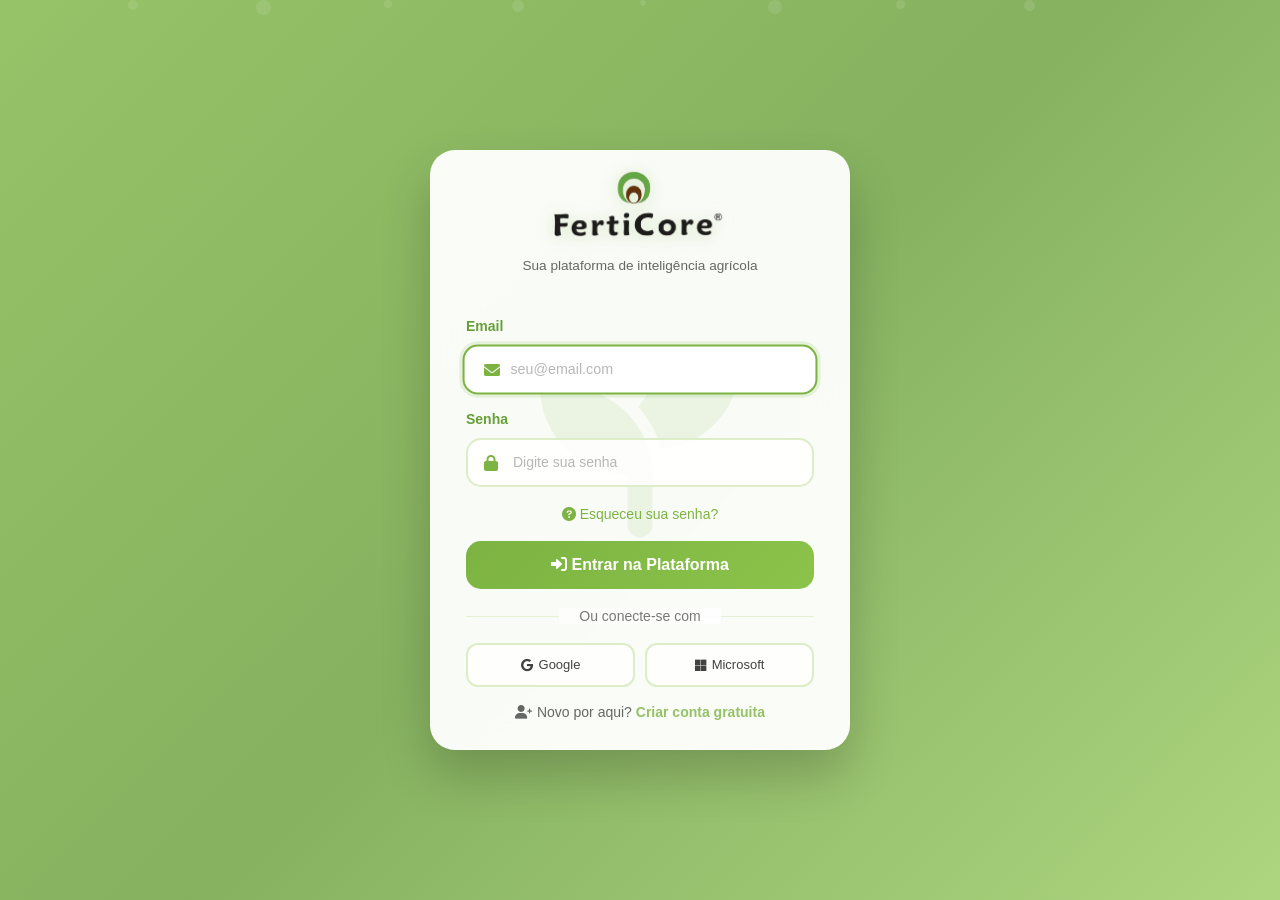
<file: templates/login.html>
<!DOCTYPE html>
<html lang="pt-BR">
<head>
    <meta charset="UTF-8">
    <meta name="viewport" content="width=device-width, initial-scale=1.0">
    <title>Login - FertiCore</title>
    <link href="https://cdn.jsdelivr.net/npm/bootstrap@5.3.0/dist/css/bootstrap.min.css" rel="stylesheet">
    <link href="https://cdnjs.cloudflare.com/ajax/libs/font-awesome/6.0.0/css/all.min.css" rel="stylesheet">
    <style>
        :root {
            --primary-green: #7CB342;
            --secondary-green: #8BC34A;
            --dark-green: #689F38;
            --light-green: #DCEDC8;
            --accent-brown: #8D6E63;
            --white: #FFFFFF;
            --light-gray: #F5F5F5;
            --medium-gray: #E0E0E0;
            --dark-gray: #424242;
        }

        * {
            margin: 0;
            padding: 0;
            box-sizing: border-box;
        }

        body, html {
            height: 100%;
            font-family: 'Segoe UI', Tahoma, Geneva, Verdana, sans-serif;
            overflow: hidden;
        }

        .login-container {
            height: 100vh;
            position: relative;
            background: linear-gradient(135deg, 
                rgba(124, 179, 66, 0.8) 0%, 
                rgba(104, 159, 56, 0.8) 50%, 
                rgba(139, 195, 74, 0.7) 100%),
                url('https://images.unsplash.com/photo-1625246333195-78d9c38ad449?ixlib=rb-4.0.3&auto=format&fit=crop&w=2000&q=80') center/cover;
            display: flex;
            align-items: center;
            justify-content: center;
            animation: backgroundShift 20s ease-in-out infinite;
        }

        @keyframes backgroundShift {
            0%, 100% { background-position: 0% 50%; }
            50% { background-position: 100% 50%; }
        }

        .floating-particles {
            position: absolute;
            width: 100%;
            height: 100%;
            overflow: hidden;
            z-index: 1;
        }

        .particle {
            position: absolute;
            background: rgba(255, 255, 255, 0.1);
            border-radius: 50%;
            animation: float 15s infinite linear;
        }

        .particle:nth-child(1) { width: 10px; height: 10px; left: 10%; animation-delay: 0s; }
        .particle:nth-child(2) { width: 15px; height: 15px; left: 20%; animation-delay: 2s; }
        .particle:nth-child(3) { width: 8px; height: 8px; left: 30%; animation-delay: 4s; }
        .particle:nth-child(4) { width: 12px; height: 12px; left: 40%; animation-delay: 6s; }
        .particle:nth-child(5) { width: 6px; height: 6px; left: 50%; animation-delay: 8s; }
        .particle:nth-child(6) { width: 14px; height: 14px; left: 60%; animation-delay: 10s; }
        .particle:nth-child(7) { width: 9px; height: 9px; left: 70%; animation-delay: 12s; }
        .particle:nth-child(8) { width: 11px; height: 11px; left: 80%; animation-delay: 14s; }

        @keyframes float {
            0% { transform: translateY(100vh) rotate(0deg); opacity: 0; }
            10% { opacity: 1; }
            90% { opacity: 1; }
            100% { transform: translateY(-100vh) rotate(360deg); opacity: 0; }
        }

        .login-card {
            background: rgba(255, 255, 255, 0.95);
            backdrop-filter: blur(20px);
            border-radius: 25px;
            padding: 25px 35px;
            box-shadow: 0 25px 50px rgba(0, 0, 0, 0.2);
            border: 1px solid rgba(255, 255, 255, 0.3);
            width: 420px;
            height: 600px;
            display: flex;
            flex-direction: column;
            justify-content: center;
            position: fixed;
            top: 50%;
            left: 50%;
            transform: translate(-50%, -50%);
            z-index: 10;
            animation: fadeInCenter 0.8s ease-out;
            overflow: visible;
        }

        @keyframes fadeInCenter {
            from { 
                opacity: 0; 
                transform: translate(-50%, -50%) scale(0.9);
            }
            to { 
                opacity: 1; 
                transform: translate(-50%, -50%) scale(1);
            }
        }

        .logo-container {
            text-align: center;
            margin-bottom: 20px;
        }

        .logo-image {
            max-width: 180px;
            height: auto;
            margin-bottom: 10px;
            filter: drop-shadow(0 2px 8px rgba(124, 179, 66, 0.3));
        }

        .welcome-title {
            font-size: 1.4rem;
            font-weight: 700;
            color: var(--dark-green);
            margin-bottom: 5px;
            text-align: center;
        }

        .welcome-subtitle {
            color: var(--dark-gray);
            font-size: 0.85rem;
            margin-bottom: 20px;
            text-align: center;
            opacity: 0.8;
        }

        .form-group {
            margin-bottom: 15px;
            position: relative;
        }

        .form-label {
            font-size: 14px;
            color: var(--dark-green);
            margin-bottom: 8px;
            display: block;
            font-weight: 600;
        }

        .input-container {
            position: relative;
        }

        .form-control {
            border: 2px solid var(--light-green);
            border-radius: 15px;
            padding: 12px 18px 12px 45px;
            font-size: 14px;
            background: rgba(255, 255, 255, 0.9);
            color: var(--dark-gray);
            transition: all 0.3s ease;
            width: 100%;
        }

        .form-control:focus {
            border-color: var(--primary-green);
            box-shadow: 0 0 0 0.2rem rgba(124, 179, 66, 0.15);
            outline: none;
            background: var(--white);
        }

        .form-control::placeholder {
            color: #999;
            opacity: 0.7;
        }

        .input-icon {
            position: absolute;
            left: 18px;
            top: 50%;
            transform: translateY(-50%);
            color: var(--primary-green);
            font-size: 16px;
            z-index: 5;
        }

        .btn-login {
            background: linear-gradient(135deg, var(--primary-green), var(--secondary-green));
            border: none;
            border-radius: 15px;
            padding: 12px;
            font-weight: 600;
            color: var(--white);
            width: 100%;
            font-size: 16px;
            transition: all 0.3s ease;
            cursor: pointer;
            position: relative;
            overflow: hidden;
        }

        .btn-login:hover {
            background: linear-gradient(135deg, var(--dark-green), var(--primary-green));
            transform: translateY(-2px);
            box-shadow: 0 8px 25px rgba(124, 179, 66, 0.4);
        }

        .btn-login:active {
            transform: translateY(0);
        }

        .forgot-password {
            text-align: center;
            margin: 15px 0;
        }

        .forgot-password a {
            color: var(--primary-green);
            text-decoration: none;
            font-size: 14px;
            font-weight: 500;
            transition: color 0.3s ease;
        }

        .forgot-password a:hover {
            color: var(--dark-green);
        }

        .divider {
            text-align: center;
            margin: 15px 0;
            color: var(--dark-gray);
            position: relative;
            opacity: 0.7;
        }

        .divider::before {
            content: '';
            position: absolute;
            top: 50%;
            left: 0;
            right: 0;
            height: 1px;
            background: var(--light-green);
            z-index: 1;
        }

        .divider span {
            background: rgba(255, 255, 255, 0.95);
            padding: 0 20px;
            position: relative;
            z-index: 2;
            font-size: 14px;
        }

        .social-buttons {
            display: flex;
            gap: 10px;
            margin-bottom: 15px;
        }

        .social-btn {
            flex: 1;
            padding: 10px;
            border: 2px solid var(--light-green);
            background: rgba(255, 255, 255, 0.8);
            border-radius: 12px;
            display: flex;
            align-items: center;
            justify-content: center;
            gap: 6px;
            cursor: pointer;
            transition: all 0.3s ease;
            text-decoration: none;
            color: var(--dark-gray);
            font-weight: 500;
            font-size: 13px;
        }

        .social-btn:hover {
            border-color: var(--primary-green);
            color: var(--primary-green);
            background: var(--white);
            transform: translateY(-1px);
        }

        .register-link {
            text-align: center;
            color: var(--dark-gray);
            font-size: 14px;
            opacity: 0.8;
        }

        .register-link a {
            color: var(--primary-green);
            text-decoration: none;
            font-weight: 600;
            transition: color 0.3s ease;
        }

        .register-link a:hover {
            color: var(--dark-green);
        }

        .alert {
            border-radius: 12px;
            border: none;
            margin-bottom: 20px;
            backdrop-filter: blur(10px);
        }

        .alert-success {
            background: rgba(124, 179, 66, 0.15);
            color: var(--dark-green);
            border-left: 4px solid var(--primary-green);
        }

        .alert-danger {
            background: rgba(220, 53, 69, 0.15);
            color: #721c24;
            border-left: 4px solid #dc3545;
        }

        .loading {
            display: none;
        }

        /* Responsive Design */
        @media (max-width: 768px) {
            .login-container {
                padding: 0;
            }
            
            .login-card {
                width: 360px;
                height: 580px;
                padding: 20px 25px;
                border-radius: 20px;
                position: fixed;
                top: 50%;
                left: 50%;
                transform: translate(-50%, -50%);
            }
            
            .logo-image {
                max-width: 160px;
            }
            
            .welcome-subtitle {
                font-size: 0.8rem;
                margin-bottom: 15px;
            }
        }

        @media (max-width: 480px) {
            .login-container {
                padding: 0;
            }
            
            .login-card {
                width: 320px;
                height: 550px;
                padding: 15px 20px;
                border-radius: 15px;
                position: fixed;
                top: 50%;
                left: 50%;
                transform: translate(-50%, -50%);
            }
            
            .logo-image {
                max-width: 140px;
            }
            
            .welcome-subtitle {
                font-size: 0.75rem;
                margin-bottom: 12px;
            }
            
            .form-control {
                padding: 10px 16px 10px 40px;
            }
            
            .btn-login {
                padding: 10px;
                font-size: 15px;
            }
            
            .social-buttons {
                flex-direction: column;
                gap: 8px;
            }
            
            .form-group {
                margin-bottom: 12px;
            }
        }

        @media (max-width: 360px) {
            .login-card {
                width: 300px;
                height: 520px;
            }
        }

        /* Agricultura themed elements */

        .plant-icon {
            opacity: 0.1;
            position: absolute;
            font-size: 200px;
            color: var(--primary-green);
            top: 50%;
            left: 50%;
            transform: translate(-50%, -50%);
            z-index: 0;
        }
    </style>
</head>
<body>
    <div class="login-container">
        <!-- Floating particles -->
        <div class="floating-particles">
            <div class="particle"></div>
            <div class="particle"></div>
            <div class="particle"></div>
            <div class="particle"></div>
            <div class="particle"></div>
            <div class="particle"></div>
            <div class="particle"></div>
            <div class="particle"></div>
        </div>

        <div class="login-card">
            <!-- Plant background icon -->
            <i class="fas fa-seedling plant-icon"></i>

            <!-- Logo -->
            <div class="logo-container">
                <img src="/static/images/ferticore-logo-full.png" alt="FertiCore" class="logo-image">
                <p class="welcome-subtitle">Sua plataforma de inteligência agrícola</p>
            </div>
            
            <!-- Alert container -->
            <div id="alert-container"></div>
            
            <!-- Login form -->
            <form id="loginForm">
                <div class="form-group">
                    <label class="form-label" for="username">Email</label>
                    <div class="input-container">
                        <i class="fas fa-envelope input-icon"></i>
                        <input type="text" class="form-control" id="username" name="username" placeholder="seu@email.com" required>
                    </div>
                </div>
                
                <div class="form-group">
                    <label class="form-label" for="password">Senha</label>
                    <div class="input-container">
                        <i class="fas fa-lock input-icon"></i>
                        <input type="password" class="form-control" id="password" name="password" placeholder="Digite sua senha" required>
                    </div>
                </div>
                
                <div class="forgot-password">
                    <a href="#" onclick="alert('Funcionalidade em desenvolvimento')">
                        <i class="fas fa-question-circle"></i> Esqueceu sua senha?
                    </a>
                </div>
                
                <button type="submit" class="btn btn-login">
                    <span class="login-text">
                        <i class="fas fa-sign-in-alt"></i> Entrar na Plataforma
                    </span>
                    <span class="loading">
                        <i class="fas fa-spinner fa-spin"></i> Entrando...
                    </span>
                </button>
            </form>
            
            <div class="divider">
                <span>Ou conecte-se com</span>
            </div>
            
            <div class="social-buttons">
                <a href="#" class="social-btn" onclick="alert('Funcionalidade em desenvolvimento')">
                    <i class="fab fa-google"></i>
                    Google
                </a>
                <a href="#" class="social-btn" onclick="alert('Funcionalidade em desenvolvimento')">
                    <i class="fab fa-microsoft"></i>
                    Microsoft
                </a>
            </div>
            
            <div class="register-link">
                <p>
                    <i class="fas fa-user-plus"></i> 
                    Novo por aqui? <a href="/register">Criar conta gratuita</a>
                </p>
            </div>
        </div>
    </div>

    <script src="https://cdn.jsdelivr.net/npm/bootstrap@5.3.0/dist/js/bootstrap.bundle.min.js"></script>
    <script>
        document.getElementById('loginForm').addEventListener('submit', async function(e) {
            e.preventDefault();
            
            const submitBtn = this.querySelector('button[type="submit"]');
            const loginText = submitBtn.querySelector('.login-text');
            const loadingText = submitBtn.querySelector('.loading');
            
            // Mostrar loading
            loginText.style.display = 'none';
            loadingText.style.display = 'inline';
            submitBtn.disabled = true;
            
            const formData = {
                username: document.getElementById('username').value,
                password: document.getElementById('password').value
            };
            
            try {
                const response = await fetch('/api/auth/login', {
                    method: 'POST',
                    headers: {
                        'Content-Type': 'application/json',
                    },
                    body: JSON.stringify(formData)
                });
                
                const result = await response.json();
                
                if (result.success) {
                    showAlert('success', '<i class="fas fa-check-circle"></i> Login realizado com sucesso! Redirecionando...');
                    setTimeout(() => {
                        window.location.href = '/';
                    }, 1500);
                } else {
                    showAlert('danger', '<i class="fas fa-exclamation-triangle"></i> ' + (result.error || 'Erro ao fazer login'));
                }
            } catch (error) {
                showAlert('danger', '<i class="fas fa-wifi"></i> Erro de conexão. Verifique sua internet e tente novamente.');
                console.error('Erro:', error);
            } finally {
                // Esconder loading
                loginText.style.display = 'inline';
                loadingText.style.display = 'none';
                submitBtn.disabled = false;
            }
        });
        
        function showAlert(type, message) {
            const alertContainer = document.getElementById('alert-container');
            alertContainer.innerHTML = `
                <div class="alert alert-${type} alert-dismissible fade show" role="alert">
                    ${message}
                    <button type="button" class="btn-close" data-bs-dismiss="alert"></button>
                </div>
            `;
        }
        
        // Focar no primeiro campo quando a página carregar
        document.addEventListener('DOMContentLoaded', function() {
            document.getElementById('username').focus();
        });

        // Efeito de digitação no placeholder
        const inputs = document.querySelectorAll('.form-control');
        inputs.forEach(input => {
            input.addEventListener('focus', function() {
                this.style.transform = 'scale(1.02)';
            });
            
            input.addEventListener('blur', function() {
                this.style.transform = 'scale(1)';
            });
        });
    </script>
</body>
</html>
</file>
